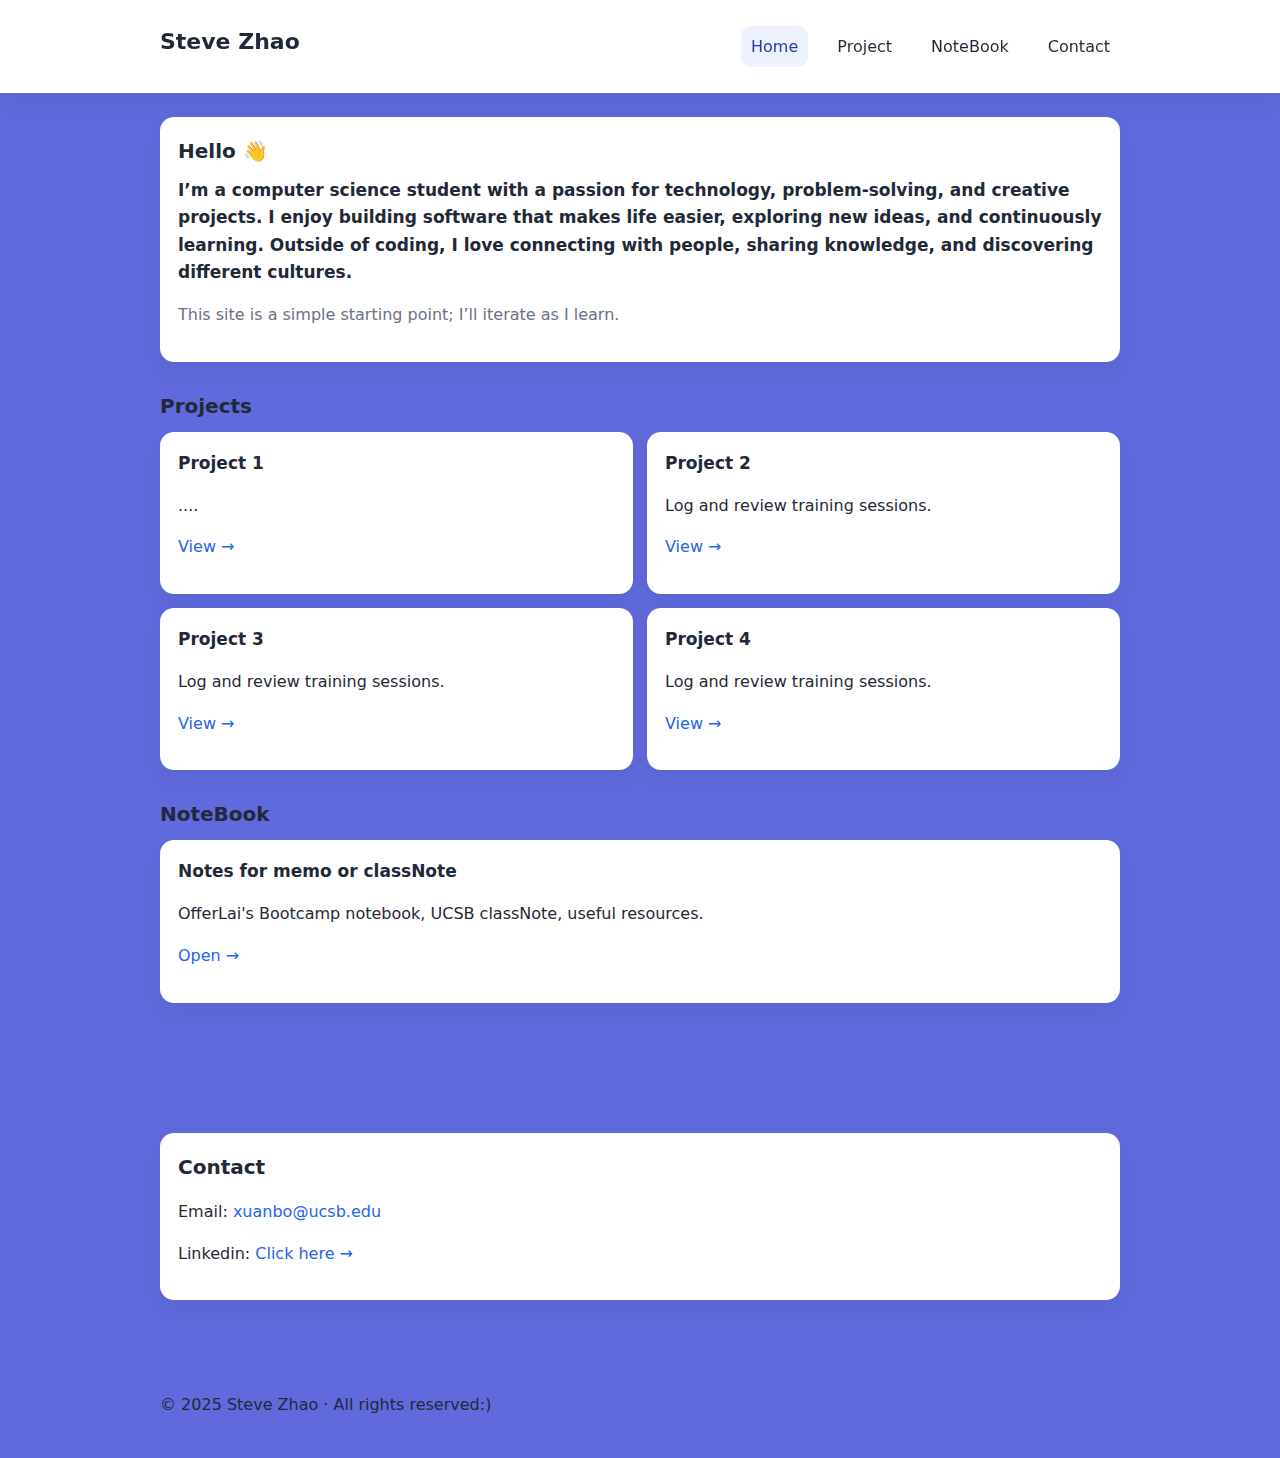
<file: index.html>
<!DOCTYPE html>
<html lang="en">
<head>
  <meta charset="UTF-8" />
  <meta name="viewport" content="width=device-width, initial-scale=1" />
  <title>Steve Zhao · Home</title>
  <meta name="description" content="Personal homepage of Steve Zhao." />
  <link rel="stylesheet" href="css/style.css" />
</head>
<body>

  <!-- Header -->
  <header>
    <div class="container row" style="justify-content:space-between; align-items:center;">
      <h1>Steve Zhao</h1>
      <nav class="nav" aria-label="Primary">
        <a href="#intro" aria-current="page">Home</a>
        <a href="project.html">Project</a>
        <a href="writing.html">NoteBook</a>
        <a href="#contact">Contact</a>
      </nav>
    </div>
  </header>

  <!-- Main -->
  <main class="container">
    <section id="intro" aria-labelledby="intro-title" class="card">
    <h2 id="intro-title">Hello 👋</h2>
    <h3>I’m a computer science student with a passion for technology, problem-solving, and creative projects.  
        I enjoy building software that makes life easier, exploring new ideas, and continuously learning.  
        Outside of coding, I love connecting with people, sharing knowledge, and discovering different cultures.</h3>
    <p class="muted">This site is a simple starting point; I’ll iterate as I learn.</p>
    </section>

    <section id="projects" aria-labelledby="projects-title">
    <h2 id="projects-title">Projects</h2>

<!-- Project Section -->
    <div class="row">
        <article class="card" style="flex:1 1 300px; min-width:280px;">
        <h3>Project 1</h3>
            <p>....</p>
            <p><a href="project.html#project1">View →</a></p>
        </article>

        <article class="card" style="flex:1 1 300px; min-width:280px;">
        <h3>Project 2</h3>
        <p>Log and review training sessions.</p>
        <p><a href="project.html#project2">View →</a></p>
        </article>

        <article class="card" style="flex:1 1 300px; min-width:280px;">
            <h3>Project 3</h3>
            <p>Log and review training sessions.</p>
            <p><a href="project.html#project3">View →</a></p>
            </article>

            <article class="card" style="flex:1 1 300px; min-width:280px;">
                <h3>Project 4</h3>
                <p>Log and review training sessions.</p>
                <p><a href="project.html#project4">View →</a></p>
                </article>
        
    </div>
    </section>

<!-- NoteBook (For memo or classNote) -->
    <section id="writing" aria-labelledby="writing-title">
      <h2 id="writing-title">NoteBook</h2>
      <article class="card">
        <h3> Notes for memo or classNote</h3>
        <p>OfferLai's Bootcamp notebook, UCSB classNote, useful resources.</p>
        <p><a href="writing.html">Open →</a></p>
      </article>
    </section>
<br>
<br>
<br>
<br>
<!-- Contact -->
    <section id="contact" aria-labelledby="contact-title" class="card">
      <h2 id="contact-title">Contact</h2>
      <p>Email: <a href="mailto:you@example.com">xuanbo@ucsb.edu</a></p>
      <p>Linkedin: <a href="https://www.linkedin.com/in/xuanbo-zhao-89ab28329/">Click here →</a></p>
    </section>
    </section>
  </main>

<!-- Footer -->
  <footer class="container">
    <p>© 2025 Steve Zhao · All rights reserved:)</p>
  </footer>

</body>
</html>
</file>
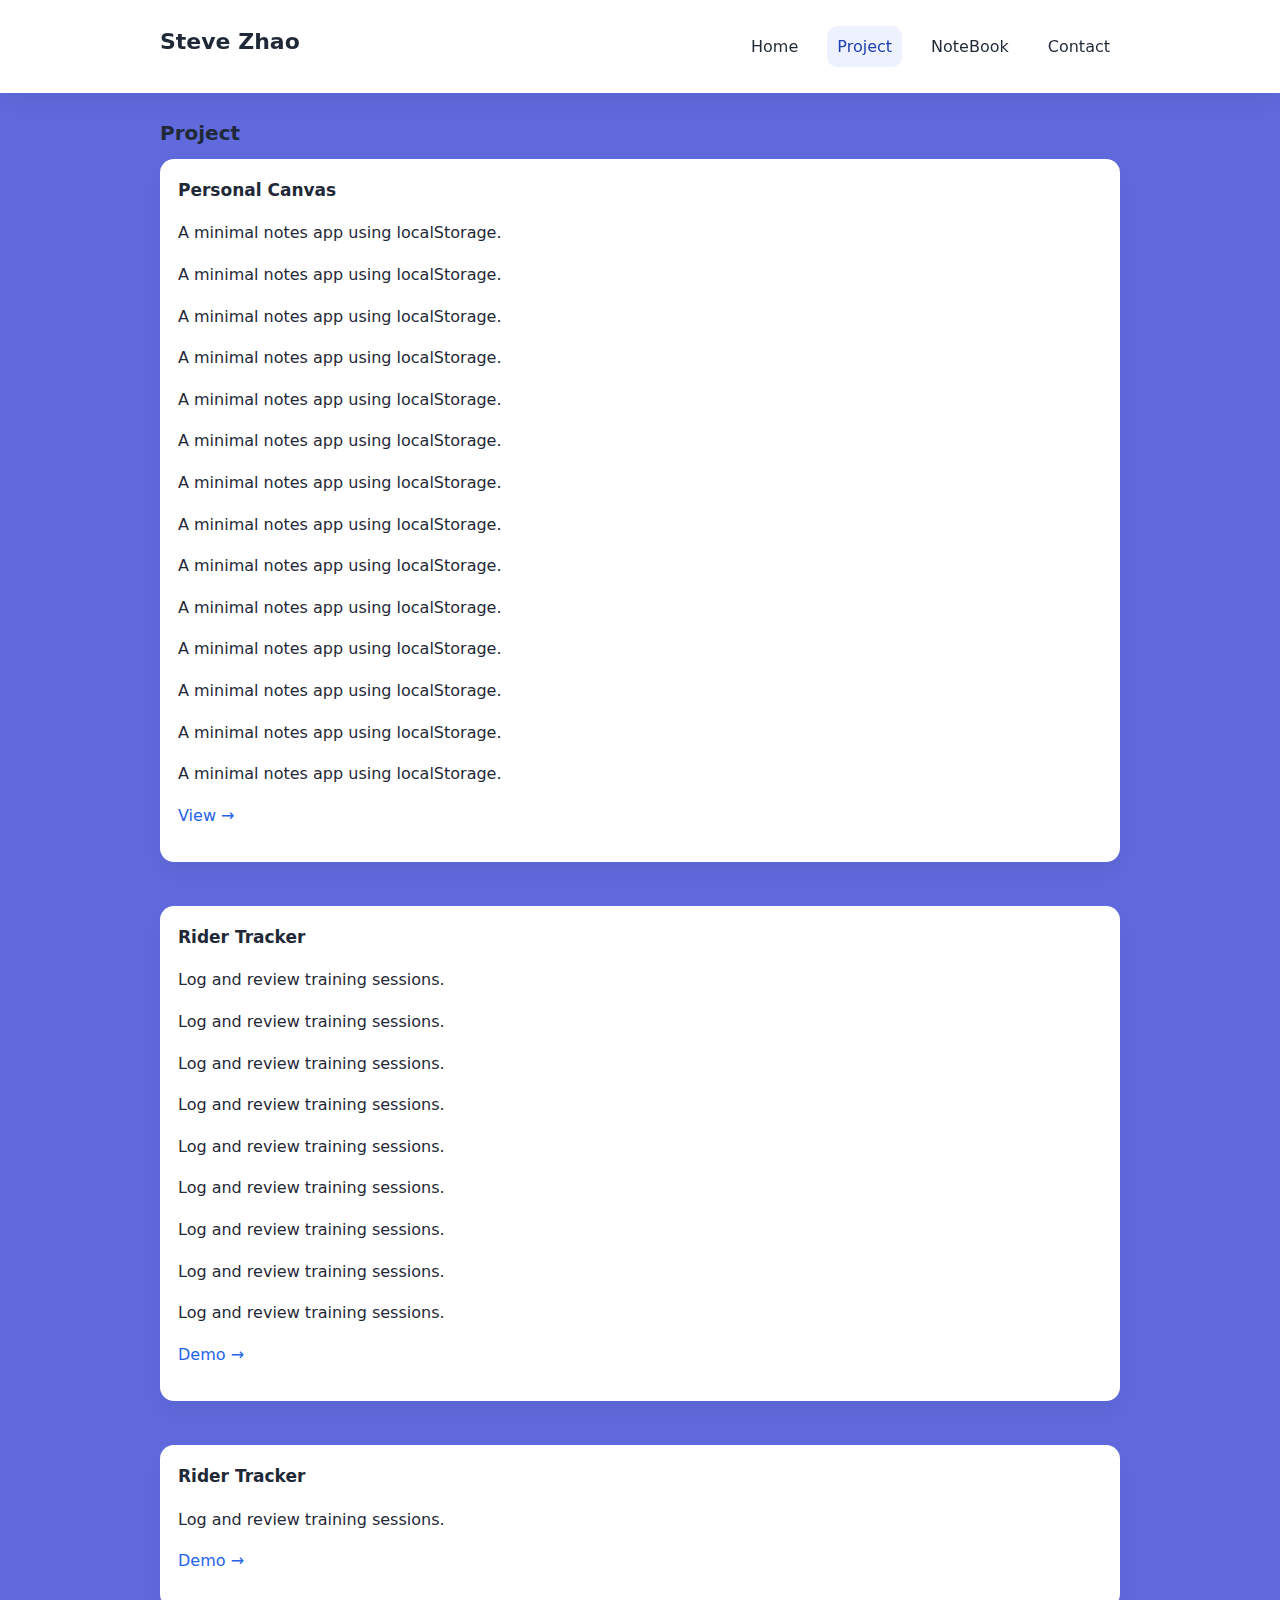
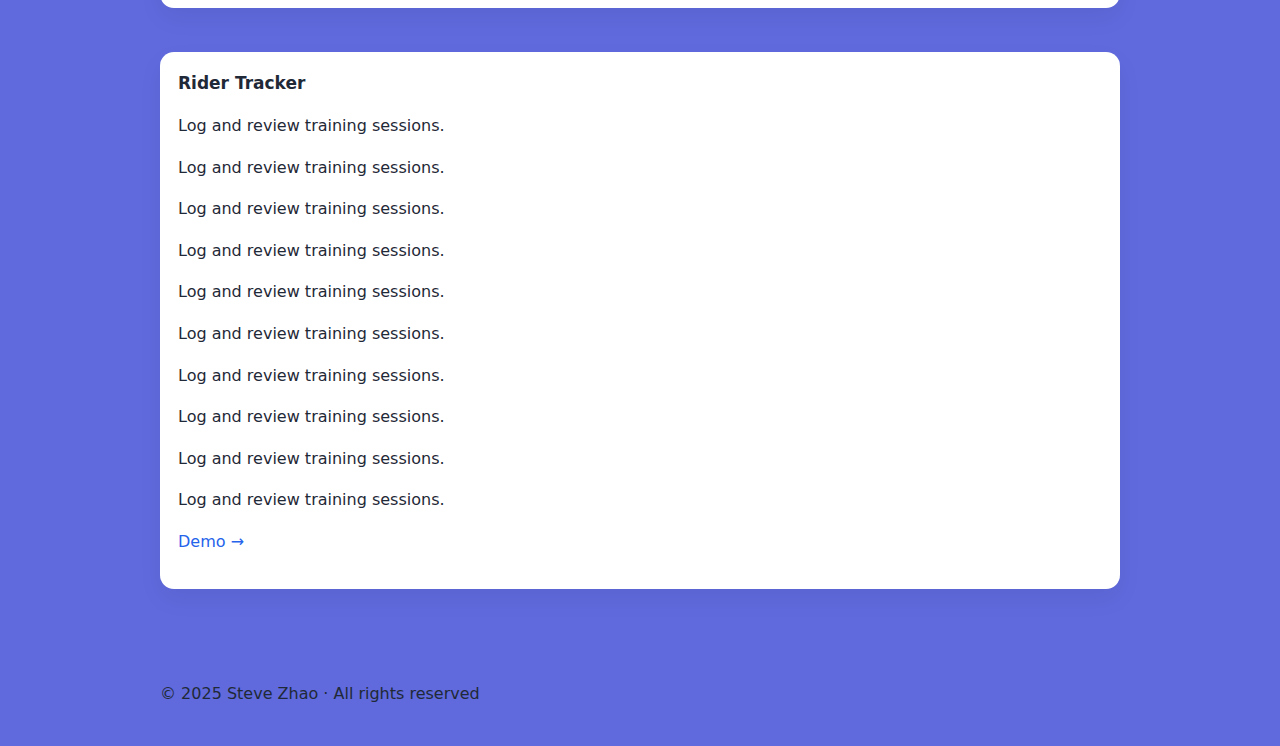
<file: project.html>
<!DOCTYPE html>
<html lang="en">
<head>
</head>
<head>
  <meta charset="UTF-8" />
  <meta name="viewport" content="width=device-width, initial-scale=1" />
  <title>Steve Zhao · Projects</title>
  <link rel="stylesheet" href="css/style.css" />
</head>
<body>
  <header>
    <div class="container row" style="justify-content:space-between; align-items:center;">
      <h1>Steve Zhao</h1>
      <nav class="nav" aria-label="Primary">
        <a href="index.html">Home</a>
        <a href="project.html" aria-current="page">Project</a>
        <a href="writing.html">NoteBook</a>
        <a href="index.html#contact">Contact</a>
      </nav>
    </div>
  </header>

  <main class="container">
  <div class="projects-list">
    <section id="project1">
      <h2>Project</h2>
      
        <article class="card" style="flex:1 1 300px; min-width:280px;">
          <h3>Personal Canvas</h3>
          <p>A minimal notes app using localStorage.</p>
          <p>A minimal notes app using localStorage.</p>
          <p>A minimal notes app using localStorage.</p>
          <p>A minimal notes app using localStorage.</p>
          <p>A minimal notes app using localStorage.</p>
          <p>A minimal notes app using localStorage.</p>
          <p>A minimal notes app using localStorage.</p>
          <p>A minimal notes app using localStorage.</p>
          <p>A minimal notes app using localStorage.</p>
          <p>A minimal notes app using localStorage.</p>
          <p>A minimal notes app using localStorage.</p>
          <p>A minimal notes app using localStorage.</p>
          <p>A minimal notes app using localStorage.</p>
          <p>A minimal notes app using localStorage.</p>
          <p><a href="#">View →</a></p>
        </article>
      </section>

      <section id="project2">
        <article class="card" style="flex:1 1 300px; min-width:280px;">
          <h3>Rider Tracker</h3>
          <p>Log and review training sessions.</p>
          <p>Log and review training sessions.</p>
          <p>Log and review training sessions.</p>
          <p>Log and review training sessions.</p>
          <p>Log and review training sessions.</p>
          <p>Log and review training sessions.</p>
          <p>Log and review training sessions.</p>
          <p>Log and review training sessions.</p>
          <p>Log and review training sessions.</p>
          <p><a href="#">Demo →</a></p>
        </article>
      </section>

      <section id="project3">
        <article class="card" style="flex:1 1 300px; min-width:280px;">
          <h3>Rider Tracker</h3>
          <p>Log and review training sessions.</p>
          <p><a href="#">Demo →</a></p>
        </article>
      </section>

      <section id="project4">
        <article class="card" style="flex:1 1 300px; min-width:280px;">
          <h3>Rider Tracker</h3>
          <p>Log and review training sessions.</p>
          <p>Log and review training sessions.</p>
          <p>Log and review training sessions.</p>
          <p>Log and review training sessions.</p>
          <p>Log and review training sessions.</p>
          <p>Log and review training sessions.</p>
          <p>Log and review training sessions.</p>
          <p>Log and review training sessions.</p>
          <p>Log and review training sessions.</p>
          <p>Log and review training sessions.</p>
          <p><a href="#">Demo →</a></p>
        </article>
      </section>
      </div>
  </main>

  <footer class="container">
    <p>© 2025 Steve Zhao · All rights reserved</p>
  </footer>
</body>
</html>
</file>
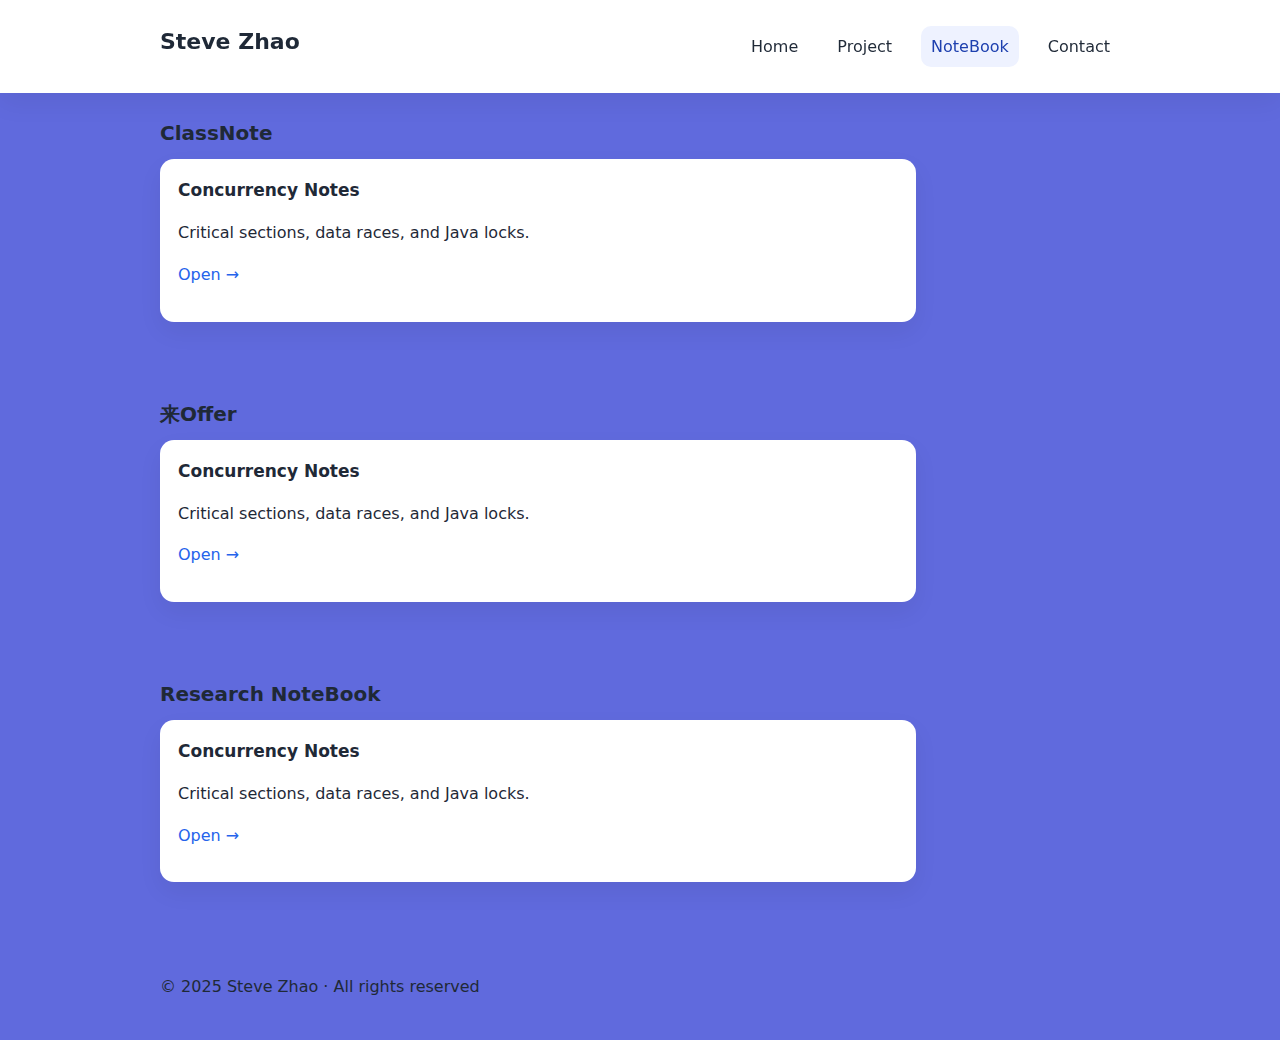
<file: writing.html>
<!DOCTYPE html>
<html lang="en">
<head>
  <meta charset="UTF-8" />
  <meta name="viewport" content="width=device-width, initial-scale=1" />
  <title>Steve Zhao · NoteBook</title>
  <link rel="stylesheet" href="css/style.css" />
</head>
<body>
  <header>
    <div class="container row" style="justify-content:space-between; align-items:center;">
      <h1>Steve Zhao</h1>
      <nav class="nav" aria-label="Primary">
        <a href="index.html">Home</a>
        <a href="project.html">Project</a>
        <a href="writing.html" aria-current="page">NoteBook</a>
        <a href="index.html#contact">Contact</a>
      </nav>
    </div>
  </header>

  <main class="container">
    <section>
      <h2>ClassNote</h2>
      <article class="card" style="max-width:720px;">
        <h3>Concurrency Notes</h3>
        <p>Critical sections, data races, and Java locks.</p>
        <p><a href="#">Open →</a></p>
      </article>
    </section>
  </main>

  <main class="container">
    <section>
      <h2>来Offer</h2>
      <article class="card" style="max-width:720px;">
        <h3>Concurrency Notes</h3>
        <p>Critical sections, data races, and Java locks.</p>
        <p><a href="https://docs.google.com/document/d/1zEMl6T1C526DiNuvoJNVRX1joNJ0ROWK5ZtPBUI2TAI/edit?tab=t.q1112xr1qfnt">Open →</a></p>
      </article>
    </section>
  </main>

  <main class="container">
    <section>
      <h2>Research NoteBook</h2>
      <article class="card" style="max-width:720px;">
        <h3>Concurrency Notes</h3>
        <p>Critical sections, data races, and Java locks.</p>
        <p><a href="https://docs.google.com/document/d/1JtiCEL1M_trS41u57QJAQj3adaL4puOG2i32T-ftfIk/edit?tab=t.0">Open →</a></p>
      </article>

    </section>
  </main>

  <footer class="container">
    <p>© 2025 Steve Zhao · All rights reserved</p>
  </footer>
</body>
</html>
</file>
<file: css/style.css>
.fit-picture{
    max-width:100px;
    max-height:auto;
}


/*基础设置：字体，背景，颜色*/
body{
    margin:0;
    /*保证字体在各种设备上都可以显示出来，默认各个设备系统default字体*/
    font-family: system-ui, -apple-system, "Segoe UI", Roboto, Arial, sans-serif;
    color:#1f2937;
    background:#606add;
    line-height:1.6;
    }
    a{ color:#2563eb; text-decoration:none; }
    a:hover{ 
        text-decoration:underline; 
    }
    .container{ 
        max-width: 960px; margin: 0 auto; padding: 24px; 
    }
    .row{ 
        display:flex; gap:14px; flex-wrap:wrap; 
    }
    .card{
        background:#fff; border-radius:14px;
        box-shadow: 0 10px 25px rgba(0,0,0,.06);
        padding:18px;
    }
    main{ 
        padding:24px 0 40px;
    }
    section{
        margin-bottom:28px;
    }
    h1,h2,h3{
        margin:0 0 10px;
    }
    h1{
        font-size:22px;
    } 
    h2{
        font-size:20px;
    }
    h3{
        font-size:17px;
    }
    .muted{
        color:#6b7280;
    }
    header{
    background:#fff;
    box-shadow: 0 10px 25px rgba(0,0,0,.06);
    position: sticky; top:0; z-index:10;
    }
    .nav{
        display:flex; gap:19px; flex-wrap:wrap; align-items:center; 
    }
    .nav a{
        color:#1f2937; padding:8px 10px; border-radius:10px;
    }
    /**/
    .nav a[aria-current="page"], .nav a:hover{
    background:#eef2ff; color:#1e40af; text-decoration:none;
    }

    @media (max-width: 720px){
    .row{ flex-direction: column; }
    }
    /*给project上下间距加*/
    .projects-list {
        display: flex;
        flex-direction: column; /* 竖着排 */
        gap: 16px;              /* 自动给子元素之间加间距 */
    }
</file>
